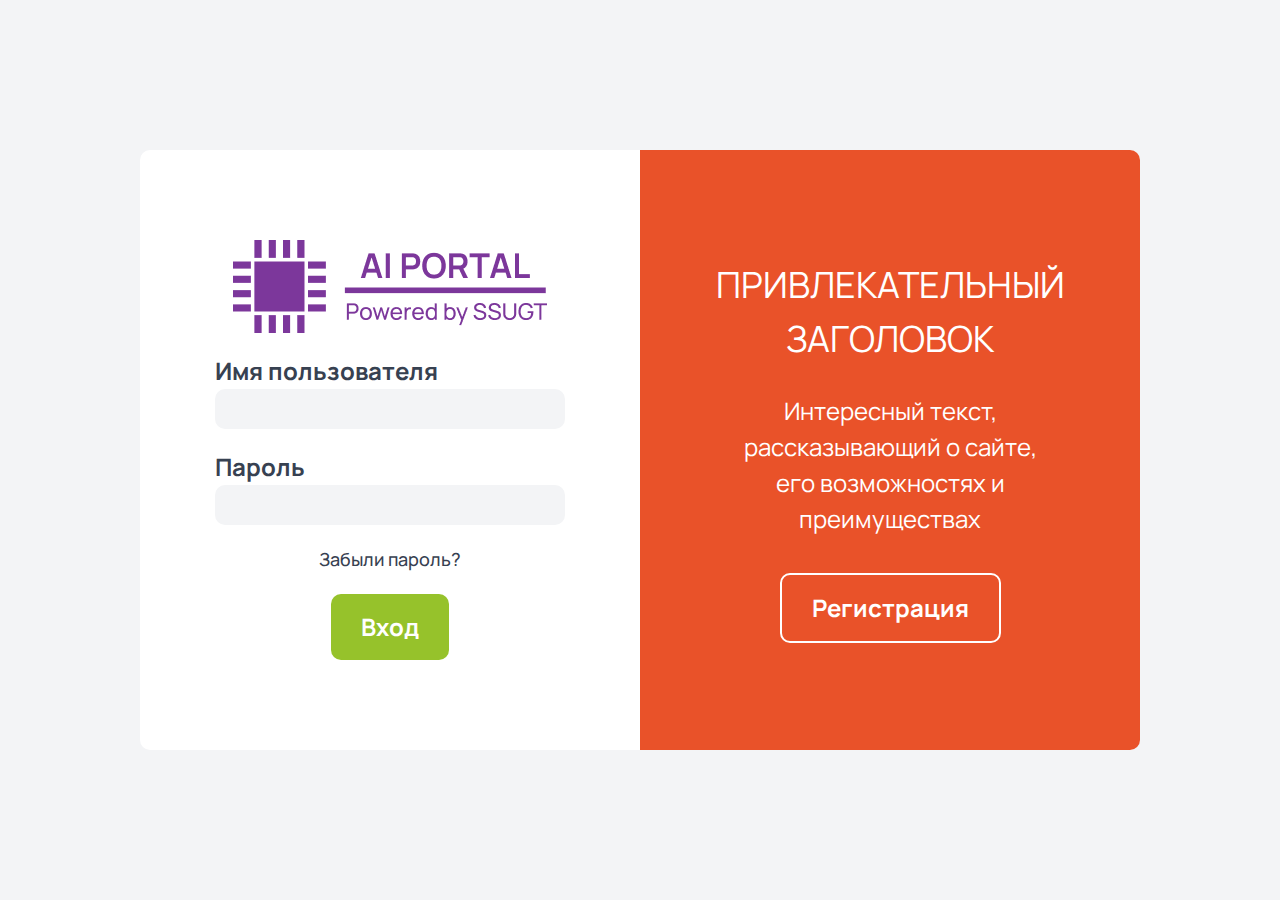
<file: index.html>
<!DOCTYPE html>
<html lang="ru">
	<head>
		<meta charset="UTF-8" />
		<meta name="viewport" content="width=device-width, initial-scale=1.0" />
		<title>SSUGT AI Portal</title>
		<!-- Styles -->
		<link rel="stylesheet" href="./css/reset.css" />
		<link rel="stylesheet" href="./css/common.css" />
		<link rel="stylesheet" href="./css/login.css" />

		<!-- Favicon -->
		<link rel="apple-touch-icon" sizes="180x180" href="./favicon_io/apple-touch-icon.png" />
		<link rel="icon" type="image/png" sizes="32x32" href="./favicon_io/favicon-32x32.png" />
		<link rel="icon" type="image/png" sizes="16x16" href="./favicon_io/favicon-16x16.png" />
		<link rel="manifest" href="./favicon_io/site.webmanifest" />
	</head>
	<body>
		<div class="container">
			<div class="carousel">
				<div class="login">
					<div class="login__form-part">
						<form class="login__form" action="">
							<img src="./img/logo/logo.png" alt="" />
							<div class="login__input">
								<label class="label" for="username">Имя пользователя</label>
								<input class="input" type="text" id="username" name="username" required />
							</div>
							<div class="login__input">
								<label class="label" for="password">Пароль</label>
								<input class="input" type="password" id="password" name="password" required />
							</div>
							<button class="forgot-password">Забыли пароль?</button>
							<a class="button button--confirm" href="./html/projects.html">Вход</a>
						</form>
					</div>
					<div class="login__color-part color-part--orange">
						<h1 class="login__header">Привлекательный заголовок</h1>
						<p class="login__text">
							Интересный текст, рассказывающий о сайте, его возможностях и преимуществах
						</p>
						<button class="button button--register" id="registerButton">Регистрация</button>
					</div>
				</div>

				<div class="login">
					<div class="login__color-part color-part--blue">
						<h1 class="login__header">Уже зарегистрированы?</h1>
						<p class="login__text">
							Интересный текст, рассказывающий о сайте, его возможностях и преимуществах
						</p>
						<button class="button button--authorize" id="loginButton">Авторизация</button>
					</div>
					<div class="login__form-part">
						<form class="login__form" action="">
							<img src="./img/logo/logo.png" alt="" />
							<div class="login__input">
								<label class="label" for="username-register">Имя пользователя</label>
								<input
									class="input"
									type="text"
									id="username-register"
									name="username-register"
									required />
							</div>
							<div class="login__input">
								<label class="label" for="email">Электронная почта</label>
								<input class="input" type="email" id="email" name="email" required />
							</div>
							<div class="login__input">
								<label class="label" for="password-register">Пароль</label>
								<input
									class="input"
									type="password"
									id="password-register"
									name="password-register"
									required />
							</div>
							<a class="button button--confirm" href="./html/projects.html">Регистрация</a>
						</form>
					</div>
				</div>
			</div>
		</div>
		<script src="./js/login.js"></script>
	</body>
</html>
</file>
<file: css/common.css>
@import url("https://fonts.googleapis.com/css2?family=Manrope:wght@200..800&display=swap");
:root {
  --purple: #7c379b;
  --orange: #e95229;
  --green: #96c22b;
  --blue: #00a0e3;
  --white: #ffffff;
  --light-gray: #f3f4f6;
  --dark-gray: #374151;
  --red: #ff4747;
  --border-radius: 10px;
  --default-font: 18px;
  --large-font: 24px;
  --font-weight-regular: 400;
  --font-weight-medium: 500;
  --font-weight-semi-bold: 600;
  --font-weight-bold: 700;
  --button-padding-horizontal: 30px;
  --button-padding-vertical: 15px;
  --hover-opacity: 0.7;
}

html,
body {
  height: 100%;
  width: 100%;
  margin: 0;
  font-family: "Manrope", sans-serif;
}

.button {
  display: flex;
  justify-content: center;
  align-items: center;
  border-radius: var(--border-radius);
  border: none;
  color: var(--white);
  font-size: var(--large-font);
  font-weight: var(--font-weight-bold);
  background-color: var(--green);
  padding: var(--button-padding-vertical) var(--button-padding-horizontal);
  transition: background-color 0.3s ease, color 0.3s ease, opacity 0.3s ease;
}
.button--confirm {
  cursor: pointer;
}
.button--confirm:hover {
  opacity: var(--hover-opacity);
}
.button--register {
  border: 2px solid var(--white);
  background-color: transparent;
}
.button--register:hover {
  background-color: #ffffff;
  color: var(--orange);
}
.button--authorize {
  border: 2px solid var(--white);
  background-color: transparent;
}
.button--authorize:hover {
  background-color: #ffffff;
  color: var(--blue);
}
.button--cancel {
  color: var(--dark-gray);
  border: 2px solid var(--light-gray);
  background: var(--white);
}
.button--cancel:hover {
  opacity: var(--hover-opacity);
}

ul {
  padding: 0;
  margin: 0;
  list-style: none;
}

.icon-button {
  background: transparent;
  border: none;
  color: var(--dark-gray);
  font-weight: var(--font-weight-semi-bold);
}

.text-hover {
  transition: opacity 0.3s ease-in-out;
}
.text-hover:hover {
  opacity: var(--hover-opacity);
}/*# sourceMappingURL=common.css.map */
</file>
<file: css/login.css>
body {
  display: flex;
  justify-content: center;
  align-items: center;
  background-color: var(--light-gray);
}

.container {
  width: 1000px;
  height: 600px;
  background-color: var(--white);
  border-radius: var(--border-radius);
  display: flex;
  overflow: hidden;
  position: relative;
}

.carousel {
  display: flex;
  width: 100%;
  height: 100%;
  transition: transform 0.5s ease-in-out;
}

.carousel.show-register {
  transform: translateX(-100%);
}

.carousel.show-login {
  transform: translateX(0%);
}

.login {
  display: flex;
  height: 100%;
  width: 100%;
  min-width: 100%;
}
.login__color-part, .login__form-part {
  width: 50%;
  height: 100%;
  display: flex;
  flex-direction: column;
  justify-content: center;
  align-items: center;
}
.login__form {
  height: 100%;
  width: 100%;
  display: flex;
  flex-direction: column;
  justify-content: center;
  align-items: center;
  gap: 20px;
}
.login__input {
  display: flex;
  flex-direction: column;
}
.login__header {
  width: 370px;
  height: 75px;
  font-size: 36px;
  font-weight: var(--bold-font-weight);
  text-transform: uppercase;
  color: var(--white);
  text-align: center;
}
.login__text {
  width: 300px;
  height: 120px;
  font-size: 24px;
  font-weight: var(--bold-font-medium);
  color: var(--white);
  text-align: center;
}

.label {
  color: var(--dark-gray);
  font-size: 24px;
  font-weight: var(--font-weight-bold);
}

.color-part {
  border-radius: 0 var(--border-radius) var(--border-radius) 0;
}
.color-part--orange {
  background-color: var(--orange);
  gap: 60px;
}
.color-part--blue {
  background-color: var(--blue);
  gap: 60px;
}

.input {
  width: 350px;
  height: 40px;
  color: var(--dark-gray);
  font-size: var(--default-font);
  font-weight: var(--font-weight-regular);
  background-color: var(--light-gray);
  border: none;
  border-radius: var(--border-radius);
  padding: 10px;
}

.forgot-password {
  font-size: var(--default-font);
  font-weight: var(--font-weight-medium);
  color: var(--dark-gray);
  border: none;
  background-color: transparent;
  cursor: pointer;
  transition: opacity 0.3s ease;
}
.forgot-password:hover {
  opacity: var(--hover-opacity);
}/*# sourceMappingURL=login.css.map */
</file>
